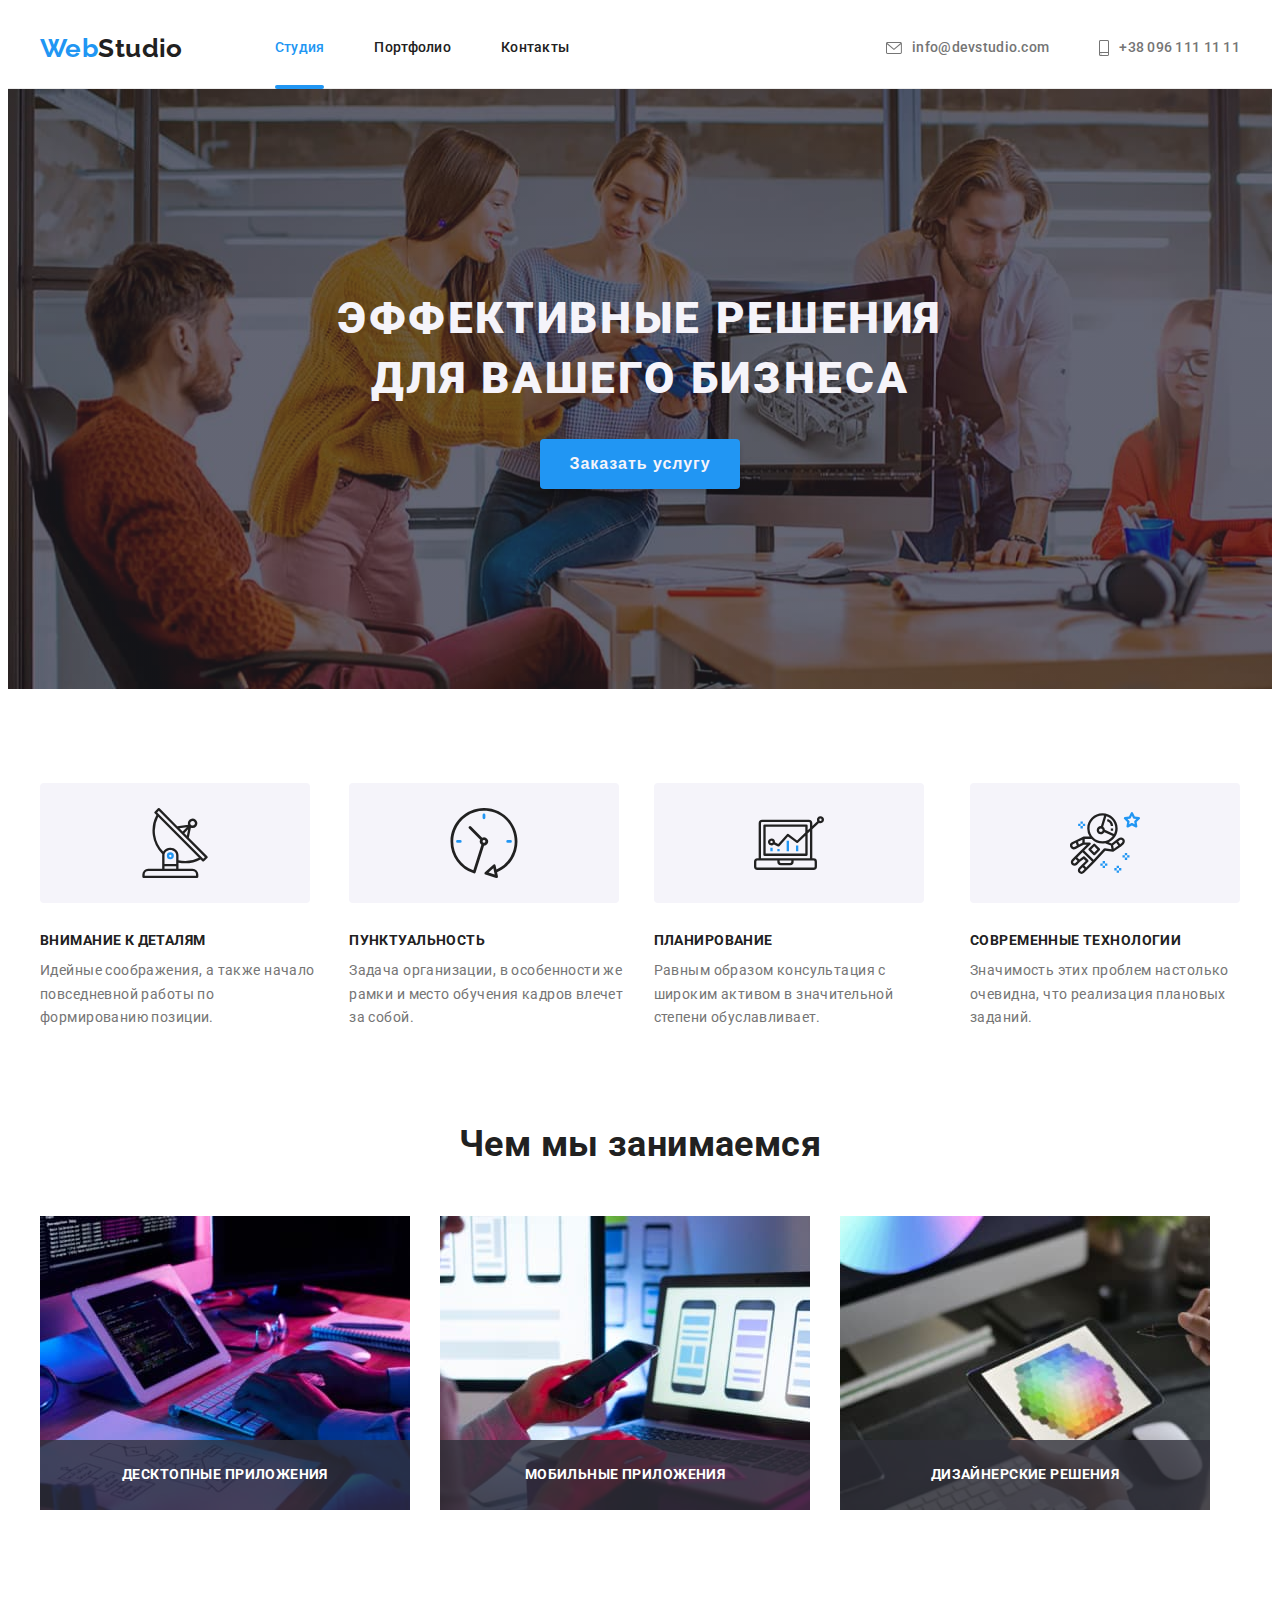
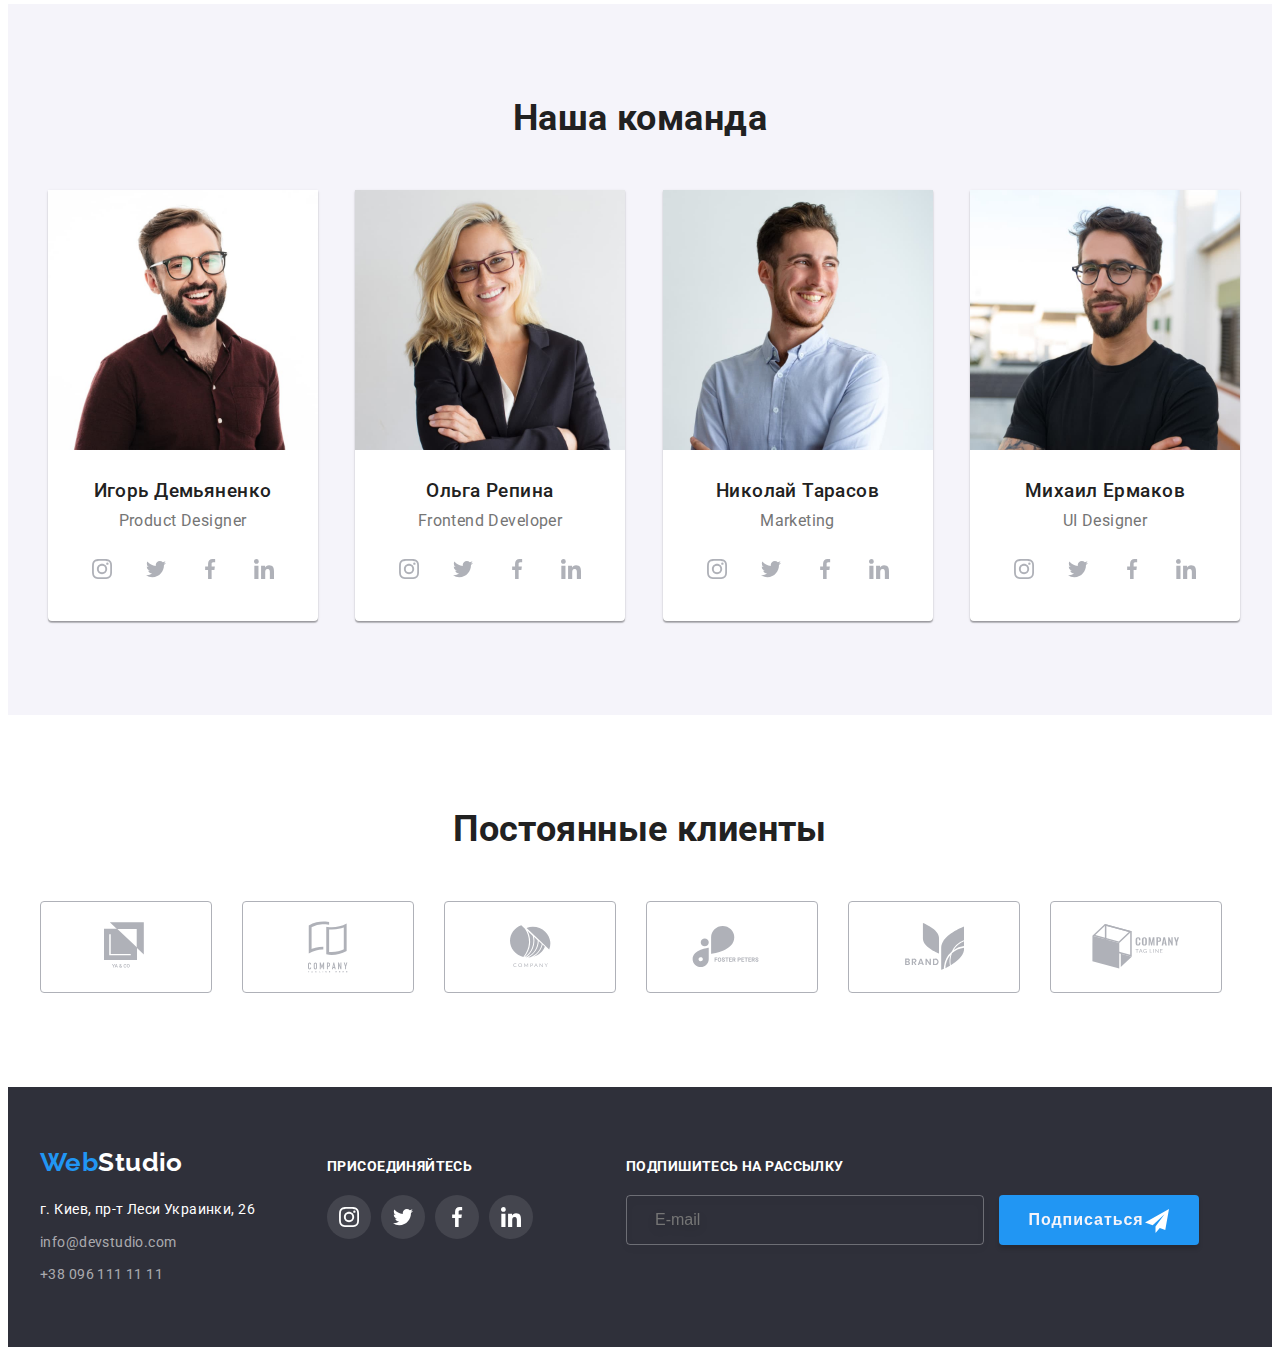
<file: index.html>
<!DOCTYPE html>
<html lang="ru">
<head>
    <meta charset="UTF-8">
    <meta name="viewport" content="width=device-width, initial-scale=1.0">
    <title>WebStudio</title>
    <link rel="stylesheet" href="https://cdnjs.cloudflare.com/ajax/libs/modern-normalize/1.0.0/modern-normalize.min.css"
        integrity="sha512-ISS7cAi1PEhQ8jnbJpJZMd29NlhNj4AWYyLOSp2CE/CsHxTCu+r+t0D2yoJudVrd0/8fTVPUVDzY5Tvli75u/g=="
        crossorigin="anonymous" />
    <link rel="preconnect" href="https://fonts.gstatic.com">
    <link href="https://fonts.googleapis.com/css2?family=Raleway:wght@700&family=Roboto:wght@400;500;700;900&display=swap"
        rel="stylesheet">
    <link rel="stylesheet" href="./css/style.css">    
</head>
<body>
    <!-- Шапка сайта  -->
    <header class="header">
        <div class="container">
            <nav class="main-nav">
                <a class="logo link" href="./index.html"><span class="accent">Web</span>Studio</a>
                <ul class="site-nav list">
                    <li class="item"><a class="current link" href="./index.html">Студия</a></li>
                    <li class="item"><a class="link" href="./portfolio.html">Портфолио</a></li>
                    <li class="item"><a class="link" href="">Контакты</a></li>
                </ul>
            </nav>
            <ul class="site-nav list contacts">
                <li class="item"><a class="link" href="mailto:info@devstudio.com">
                        <svg class="icon" width="16" height="12">
                            <use href="./images/symbol-defs.svg#icon-envelope"></use>
                        </svg> info@devstudio.com</a></li>
                <li class="item"><a class="link" href="tel:+380961111111">
                    <svg class="icon" width="10" height="16">
                        <use href="./images/symbol-defs.svg#icon-smartphone"></use>
                    </svg>+38 096 111 11 11</a></li>                
            </ul>
        </div>
    </header>
        <main>
            <!-- Герой -->
            <section class="hero">
                <div class="container">            
                    <h1 class="hero-title">Эффективные решения для вашего бизнеса</h1>
                    <button class="button" data-modal-open>Заказать услугу</button>
                </div>
            </section>
            <!-- Особенности -->
            <section class="features section">
                <div class="features container">
                    <h2 class="visually-hidden">Наши особенности</h2>
                    <ul class="features list">
                        <li class="features item">
                            <div class="features-icon">
                                <svg class="icon" width="70" height="70">
                                    <use href="./images/symbol-defs.svg#icon-antenna"></use>
                                </svg>
                            </div>
                            <h3 class="features title">Внимание к деталям</h3>
                            <p class="features description">Идейные соображения, а также начало повседневной работы по формированию
                                позиции.</p>
                        </li>
                        <li class="features item">
                            <div class="features-icon">
                                <svg class="icon" width="70" height="70">
                                    <use href="./images/symbol-defs.svg#icon-clock"></use>
                                </svg>
                            </div>
                            <h3 class="features title">Пунктуальность</h3>
                            <p class="features description">Задача организации, в особенности же рамки и место обучения кадров
                                влечет за собой.</p>
                        </li>
                        <li class="features item">
                            <div class="features-icon">
                                <svg class="icon width="70" height="70">
                                    <use href="./images/symbol-defs.svg#icon-diagram"></use>
                                </svg>
                            </div>
                            <h3 class="features title">Планирование</h3>
                            <p class="features description">Равным образом консультация с широким активом в значительной степени
                                обуславливает.
                            </p>
                        </li>
                        <li class="features item">
                            <div class="features-icon">
                                <svg class="icon" width="70" height="70">
                                    <use href="./images/symbol-defs.svg#icon-astronaut"></use>
                                </svg>
                            </div>
                            <h3 class="features title">Современные технологии</h3>
                            <p class="features description">Значимость этих проблем настолько очевидна, что реализация плановых
                                заданий.</p>
                        </li>
                    </ul>
                </div>
            </section>
            <!-- Чем мы занимаемся -->
            <section class="work-section">
                <div class="container">
                    <h2>Чем мы занимаемся</h2>
                    <ul class="work list">
                        <li class="work item">
                            <a class="link" href="">
                                <img src="./images/box1.jpg" alt="Разработка сценариев" width="370" height="294">
                                <div class="overlay">
                                    <p class="work-description">Десктопные приложения</p>
                                </div>
                            </a>
                        </li>
                        <li class="work item">
                            <a href="">
                                <img src="./images/box2.jpg" alt="Адаптивная верстка" width="370" height="294">
                                <div class="overlay">
                                    <p class="work-description">Мобильные приложения</p>
                                </div>
                            </a>
                        </li>
                        <li class="work item">
                            <a href="">
                                <img src="./images/box3.jpg" alt="Цветокоррекция" width="370" height="294">
                                <div class="overlay">
                                    <p class="work-description">Дизайнерские решения</p>
                                </div>
                            </a>
                        </li>
                    </ul>
                </div>
            </section>
            <!-- Наша команда -->
            <section class="team section">
                <div class="container">
                    <h2 class="heading">Наша команда</h2>
                    <ul class="team list">
                        <li class="team-item">
                            <img src="./images/img1.jpg" alt="фото Игоря Демьяненко" width="270" height="260">
                            <h3 class="team-title">Игорь Демьяненко</h3>
                            <p class="team-description">Product Designer</p>
                            <ul class="social list">
                                <li><a class="link" href="">
                                        <svg class="icon">
                                            <use href="./images/symbol-defs.svg#icon-instagram"></use>
                                        </svg>
                                    </a></li>
                                <li><a class="link" href="">
                                        <svg class="icon">
                                            <use href="./images/symbol-defs.svg#icon-twitter"></use>
                                        </svg>
                                    </a></li>
                                <li><a class="link" href="">
                                        <svg class="icon">
                                            <use href="./images/symbol-defs.svg#icon-facebook"></use>
                                        </svg>
                                    </a></li>
                                <li><a class="link" href="">
                                        <svg class="icon">
                                            <use href="./images/symbol-defs.svg#icon-linkedin"></use>
                                        </svg>
                                    </a></li>
                            </ul>
                        </li>
                        <li class="team-item">
                            <img src="./images/img2.jpg" alt="фото Ольги Репиной" width="270" height="260">
                            <h3 class="team-title">Ольга Репина</h3>
                            <p class="team-description">Frontend Developer</p>
                            <ul class="social list">
                                <li><a class="link" href="">
                                        <svg class="icon">
                                            <use href="./images/symbol-defs.svg#icon-instagram"></use>
                                        </svg>
                                    </a></li>
                                <li><a class="link" href="">
                                        <svg class="icon">
                                            <use href="./images/symbol-defs.svg#icon-twitter"></use>
                                        </svg>
                                    </a></li>
                                <li><a class="link" href="">
                                        <svg class="icon">
                                            <use href="./images/symbol-defs.svg#icon-facebook"></use>
                                        </svg>
                                    </a></li>
                                <li><a class="link" href="">
                                        <svg class="icon">
                                            <use href="./images/symbol-defs.svg#icon-linkedin"></use>
                                        </svg>
                                    </a></li>
                            </ul>
                        </li>
                        <li class="team-item">
                            <img src="./images/img3.jpg" alt="фото Николая Тарасова" width="270" height="260">
                            <h3 class="team-title">Николай Тарасов</h3>
                            <p class="team-description">Marketing</p>
                            <ul class="social list">
                                <li><a class="link" href="">
                                        <svg class="icon">
                                            <use href="./images/symbol-defs.svg#icon-instagram"></use>
                                        </svg>
                                    </a></li>
                                <li><a class="link" href="">
                                        <svg class="icon">
                                            <use href="./images/symbol-defs.svg#icon-twitter"></use>
                                        </svg>
                                    </a></li>
                                <li><a class="link" href="">
                                        <svg class="icon">
                                            <use href="./images/symbol-defs.svg#icon-facebook"></use>
                                        </svg>
                                    </a></li>
                                <li><a class="link" href="">
                                        <svg class="icon">
                                            <use href="./images/symbol-defs.svg#icon-linkedin"></use>
                                        </svg>
                                    </a></li>
                            </ul>
                        </li>
                        <li class="team-item">
                            <img src="./images/img4.jpg" alt="фото Михаила Ермакова" width="270" height="260">
                            <h3 class="team-title">Михаил Ермаков</h3>
                            <p class="team-description">UI Designer</p>
                            <ul class="social list">
                                <li><a class="link" href="">
                                        <svg class="icon">
                                            <use href="./images/symbol-defs.svg#icon-instagram"></use>
                                        </svg>
                                    </a></li>
                                <li><a class="link" href="">
                                        <svg class="icon">
                                            <use href="./images/symbol-defs.svg#icon-twitter"></use>
                                        </svg>
                                    </a></li>
                                <li><a class="link" href="">
                                        <svg class="icon">
                                            <use href="./images/symbol-defs.svg#icon-facebook"></use>
                                        </svg>
                                    </a></li>
                                <li><a class="link" href="">
                                        <svg class="icon">
                                            <use href="./images/symbol-defs.svg#icon-linkedin"></use>
                                        </svg>
                                    </a></li>
                            </ul>
                        </li>
                    </ul>
                </div>
            </section>
            <!-- Постоянные клиенты -->
            <section class="section">
                <div class="container">
                    <h2 class="heading">Постоянные клиенты</h2>
                    <ul class="clients list">
                        <li><a class="client link" href="">
                            <svg class="icon" width="44" height="49">
                                <use href="./images/symbol-defs.svg#icon-logo-1"></use>
                            </svg></a>
                        </li>
                        <li><a class="client link" href="">
                            <svg class="icon" width="40" height="52">
                                <use href="./images/symbol-defs.svg#icon-logo-2"></use>
                            </svg></a>
                        </li>
                        <li><a class="client link" href="">
                            <svg class="icon" width="41" height="42.6">
                                <use href="./images/symbol-defs.svg#icon-logo-3"></use>
                            </svg></a>
                        </li>
                        <li><a class="client link" href="">
                            <svg class="icon" width="80" height="42">
                                <use href="./images/symbol-defs.svg#icon-logo-4"></use>
                            </svg></a>
                        </li>
                        <li><a class="client link" href="">
                            <svg class="icon" width="59" height="47">
                                <use href="./images/symbol-defs.svg#icon-logo-5"></use>
                            </svg></a>
                        </li>
                        <li><a class="client link" href="">
                            <svg class="icon" width="88" height="45">
                                <use href="./images/symbol-defs.svg#icon-logo-6"></use>
                            </svg></a>
                        </li>
                    </ul>
                </div>
            </section>
            <!-- Модальное окно -->
            <div class="backdrop is-hidden" data-modal>
            
                <div class="modal">
                    <button class="btn-close" data-modal-close>
                        <svg class="icon" width="11" height="11">
                            <use href="./images/symbol-defs.svg#icon-close"></use>
                        </svg>
                    </button>                  
    
                    <div class="modal-container">        

                        <form action="javascript:void(0);" method="post">
                            <div class="form">
                            <h2 class="form-title">Оставьте свои данные, мы вам перезвоним</h2>
                        
                            <div class="form-data">
                                <label class="form-label">
                                    <span>Имя</span>
                                    <div class="form-input">
                                        <input type="text" name="name" placeholder=" ">
                                        <svg class="icon" width="18" height="18">
                                            <use href="./images/symbol-defs.svg#icon-person"></use>
                                        </svg>
                                    </div>
                                </label>
                                <label for="" class="form-label">
                                    <span>Телефон</span>
                                    <div class="form-input">
                                        <input type="tel" name="tel" placeholder=" ">
                                        <svg class="icon" width="18" height="18">
                                            <use href="./images/symbol-defs.svg#icon-phone"></use>
                                        </svg>
                                    </div>
                                </label>
                                <label class="form-label">
                                    <span>Почта</span>
                                    <div class="form-input">
                                        <input type="email" name="email" placeholder=" ">
                                        <svg class="icon" width="18" height="18">
                                            <use href="./images/symbol-defs.svg#icon-email"></use>
                                        </svg>
                                    </div>
                                </label>
                                <label for="" class="form-label">
                                    <span>Комментарий</span>
                                    <textarea name="comment" cols="30" rows="10" placeholder="Введите текст"></textarea>
                                </label>
                            </div>

                            <div class="form-checkbox">
                                <label >
                                    <div class="checkbox">                                       
                                        <input type="checkbox" name="agreement" class="visually-hidden">
                                        <div class="checkbox-icon"></div>
                                        <span>Соглашаюсь с рассылкой и принимаю <a href="./">Условия договора</a></span>
                                    </div>
                                </label>
                            </div>
                        
                            <button class="button" type="submit">Отправить</button>

                            </div>
                        </form>
            
                    </div>
            
                </div>
            </div>
        </main>
        <!-- Подвал сайта -->
    <footer class="footer indent">
        <div class="container">
            <div>
            <a class="logo link footer" href="./index.html"><span class="accent">Web</span>Studio</a>
                <ul class="footer list contacts">
                    <li>
                        <address>г. Киев, пр-т Леси Украинки, 26</address>
                    </li>
                    <li>
                        <a class="link" href="mailto:info@devstudio.com">info@devstudio.com</a>
                    </li>
                    <li>
                        <a class="link" href="tel:+380961111111">+38 096 111 11 11</a>
                    </li>              
                </ul>
                </div>
                <div class="join">
                    <p class="footer-title">присоединяйтесь</p>
                    <ul class="social list">
                        <li><a class="link" href="">
                                <svg class="icon">
                                    <use href="./images/symbol-defs.svg#icon-instagram"></use>
                                </svg>
                            </a></li>
                        <li><a class="link" href="">
                                <svg class="icon">
                                    <use href="./images/symbol-defs.svg#icon-twitter"></use>
                                </svg>
                            </a></li>
                        <li><a class="link" href="">
                                <svg class="icon">
                                    <use href="./images/symbol-defs.svg#icon-facebook"></use>
                                </svg>
                            </a></li>
                        <li><a class="link" href="">
                                <svg class="icon">
                                    <use href="./images/symbol-defs.svg#icon-linkedin"></use>
                                </svg>
                            </a></li>
                    </ul>
                </div>
                <div class="subscription">
                    <p class="footer-title">Подпишитесь на рассылку</p>
                    <input type="email" name="email" placeholder="E-mail">
                    <button class="button" type="submit">Подписаться</button>
                </div>
            </div>
    </footer> 
    <script src="./app/modal.js"></script>
</body>
</html>
</file>
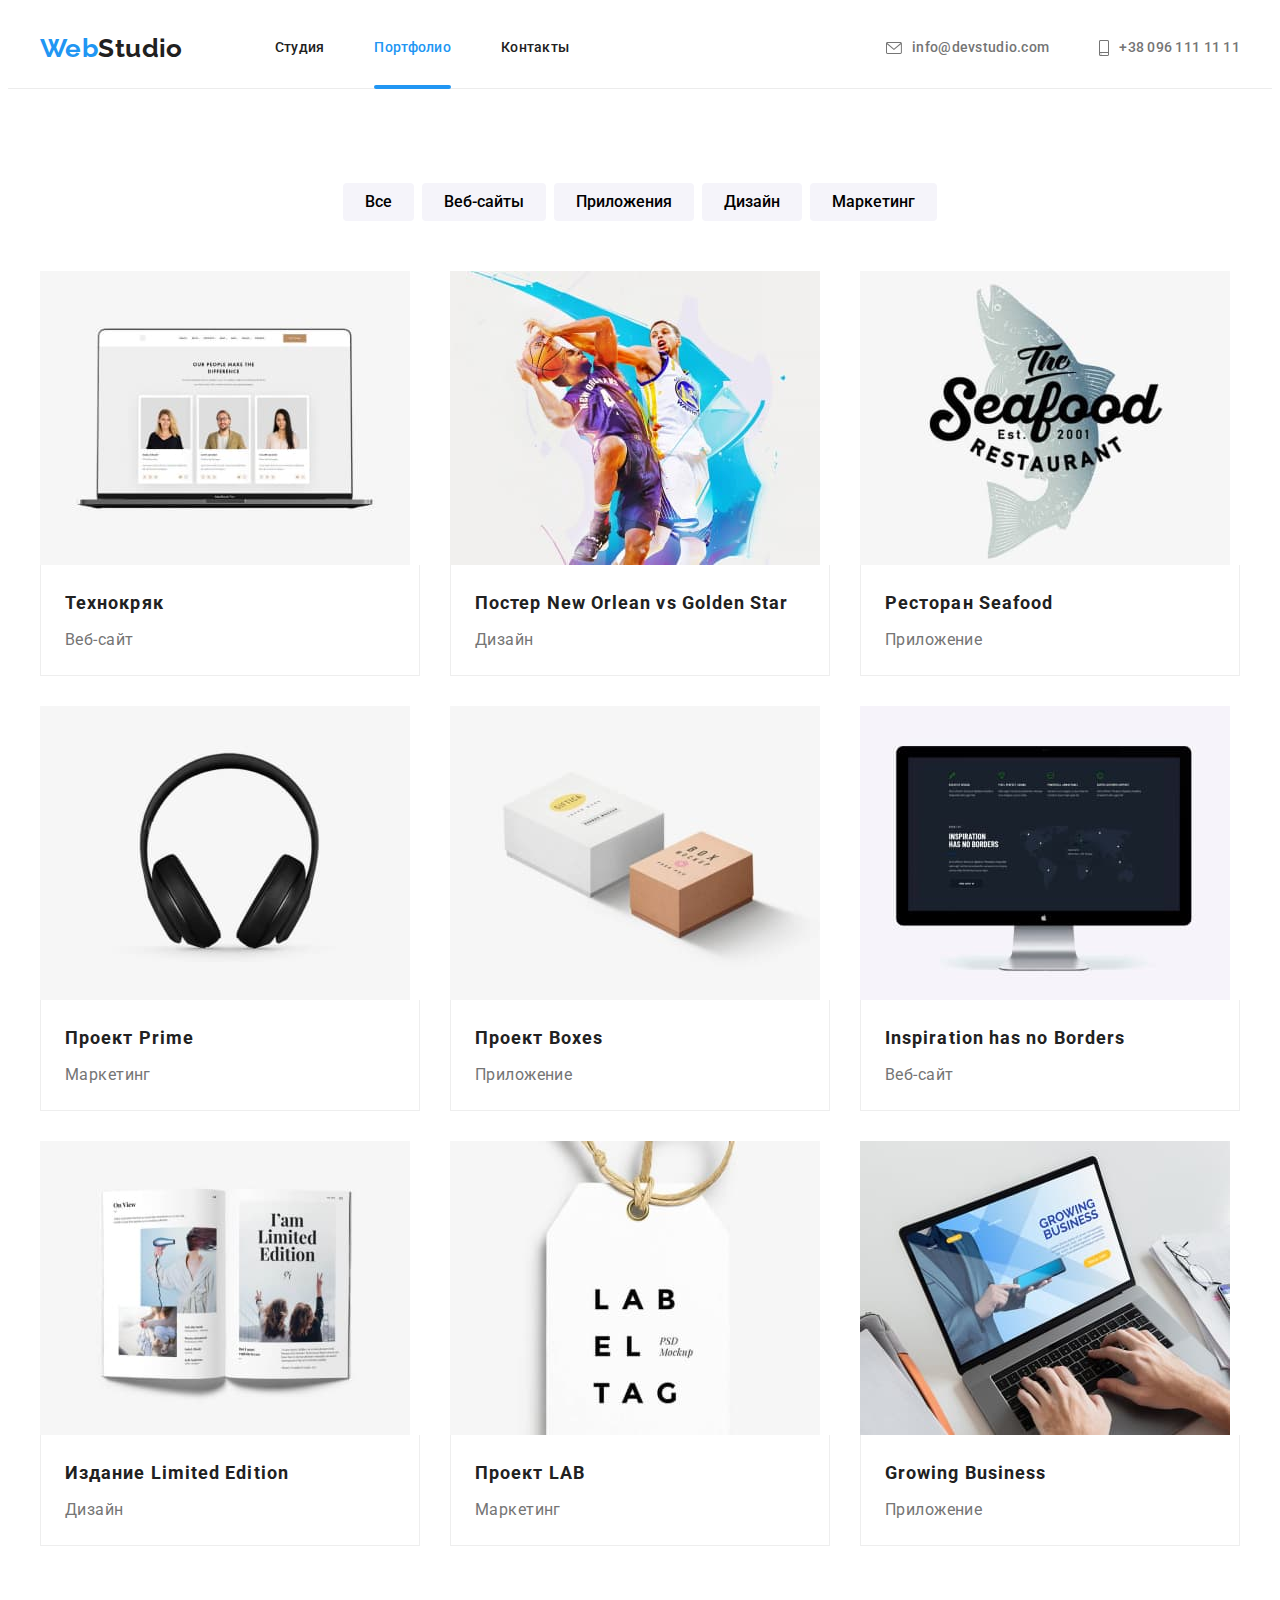
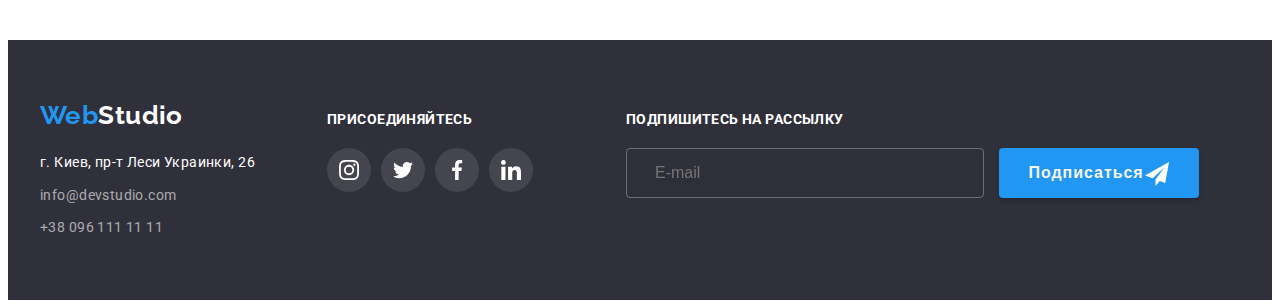
<file: portfolio.html>
<!DOCTYPE html>
<html lang="ru">

<head>
    <meta charset="UTF-8">
    <meta name="viewport" content="width=device-width, initial-scale=1.0">
    <title>WebStudio</title>
    <link rel="stylesheet" href="https://cdnjs.cloudflare.com/ajax/libs/modern-normalize/1.0.0/modern-normalize.min.css"
        integrity="sha512-ISS7cAi1PEhQ8jnbJpJZMd29NlhNj4AWYyLOSp2CE/CsHxTCu+r+t0D2yoJudVrd0/8fTVPUVDzY5Tvli75u/g=="
        crossorigin="anonymous" />
    <link rel="preconnect" href="https://fonts.gstatic.com">
    <link
        href="https://fonts.googleapis.com/css2?family=Raleway:wght@700&family=Roboto:wght@400;500;700;900&display=swap"
        rel="stylesheet">
    <link rel="stylesheet" href="./css/style.css">
  </head>

<body>
    <!-- Шапка сайта  -->
    <header class="header">
        <div class="container">
            <nav class="main-nav">
                <a class="logo link" href="./index.html"><span class="accent">Web</span>Studio</a>
                <ul class="site-nav list">
                    <li class="item"><a class="link" href="./index.html">Студия</a></li>
                    <li class="item"><a class="current link" href="./portfolio.html">Портфолио</a></li>
                    <li class="item"><a class="link" href="">Контакты</a></li>
                </ul>
            </nav>
            <ul class="site-nav list contacts">
                <li class="item"><a class="link" href="mailto:info@devstudio.com">
                        <svg class="icon" width="16" height="12">
                            <use href="./images/symbol-defs.svg#icon-envelope"></use>
                        </svg> info@devstudio.com</a></li>
                <li class="item"><a class="link" href="tel:+380961111111">
                        <svg class="icon" width="10" height="16">
                            <use href="./images/symbol-defs.svg#icon-smartphone"></use>
                        </svg>+38 096 111 11 11</a></li>
            </ul>
        </div>
    </header>
    <main>
        <!-- Портфолио -->
        <section class="portfolio section">
            <div class="container">
                <!-- Фильтры -->
                <ul class="filter list">
                    <li><button class="filter-btn" type="button">Все</button></li>
                    <li><button class="filter-btn" type="button">Веб-сайты</button></li>
                    <li><button class="filter-btn" type="button">Приложения</button></li>
                    <li><button class="filter-btn" type="button">Дизайн</button></li>
                    <li><button class="filter-btn" type="button">Маркетинг</button></li>
                </ul>
            
                <h1 class="visually-hidden">Наши работы</h1>
                <ul class="portfolio list">
                    <li tabindex="0" class="portfolio-item">
                        <div class="thumb">
                            <img src="./images/img(1).jpg" alt="Изображение сайта">
                            <div class="overlay">
                                <p class="overlay-description">Технокряк это современная площадка распространения коронавируса. Компании используют эту платформу для цифрового
                                шпионажа и атак на защищённые сервера конкурентов.</p>
                            </div>
                        </div>
                        <div class="project">
                            <h2 class="title">Технокряк</h2>
                            <p class="descriotion">Веб-сайт</p>
                        </div>
                    </li>
                    <li tabindex="0" class="portfolio-item">
                        <div class="thumb">
                            <img src="./images/img(2).jpg" alt="Постер">
                            <div class="overlay">
                                <p class="overlay-description">Технокряк это современная площадка распространения коронавируса. Компании
                                    используют эту платформу для цифрового
                                    шпионажа и атак на защищённые сервера конкурентов.</p>
                            </div>
                        </div>
                        <div class="project">
                            <h2 class="title">Постер New Orlean vs Golden Star</h2>
                            <p class="descriotion">Дизайн</p>
                        </div>
                    </li>
                    <li tabindex="0" class="portfolio-item">
                        <div class="thumb">
                            <img src="./images/img(3).jpg" alt="Логотип ресторана">
                            <div class="overlay">
                                <p class="overlay-description">Технокряк это современная площадка распространения коронавируса. Компании
                                    используют эту платформу для цифрового
                                    шпионажа и атак на защищённые сервера конкурентов.</p>
                            </div>
                        </div>                       
                        <div class="project">
                            <h2 class="title">Ресторан Seafood</h2>
                            <p class="descriotion">Приложение</p>
                        </div>
                    </li>
                    <li tabindex="0" class="portfolio-item">
                        <div class="thumb">
                            <img src="./images/img(4).jpg" alt="Наушники">
                            <div class="overlay">
                                <p class="overlay-description">Технокряк это современная площадка распространения коронавируса. Компании
                                    используют эту платформу для цифрового
                                    шпионажа и атак на защищённые сервера конкурентов.</p>
                            </div>
                        </div>                        
                        <div class="project">
                            <h2 class="title">Проект Prime</h2>
                            <p class="descriotion">Маркетинг</p>
                        </div>
                    </li>
                    <li tabindex="0" class="portfolio-item">
                        <div class="thumb">
                            <img src="./images/img(5).jpg" alt="Коробки">
                            <div class="overlay">
                                <p class="overlay-description">Технокряк это современная площадка распространения коронавируса. Компании
                                    используют эту платформу для цифрового
                                    шпионажа и атак на защищённые сервера конкурентов.</p>
                            </div>
                        </div>                        
                        <div class="project">
                            <h2 class="title">Проект Boxes</h2>
                            <p class="descriotion">Приложение</p>
                        </div>
                    </li>
                    <li tabindex="0" class="portfolio-item">
                        <div class="thumb">
                            <img src="./images/img(6).jpg" alt="Монитор">
                            <div class="overlay">
                                <p class="overlay-description">Технокряк это современная площадка распространения коронавируса. Компании
                                    используют эту платформу для цифрового
                                    шпионажа и атак на защищённые сервера конкурентов.</p>
                            </div>
                        </div>                        
                        <div class="project">
                            <h2 class="title">Inspiration has no Borders</h2>
                            <p class="descriotion">Веб-сайт</p>
                        </div>
                    </li>
                    <li tabindex="0" class="portfolio-item">
                        <div class="thumb">
                            <img src="./images/img(7).jpg" alt="Журнал">
                            <div class="overlay">
                                <p class="overlay-description">Технокряк это современная площадка распространения коронавируса. Компании
                                    используют эту платформу для цифрового
                                    шпионажа и атак на защищённые сервера конкурентов.</p>
                            </div>
                        </div>                        
                        <div class="project">
                            <h2 class="title">Издание Limited Edition</h2>
                            <p class="descriotion">Дизайн</p>
                        </div>                       
                    </li>
                    <li tabindex="0" class="portfolio-item">
                        <div class="thumb">
                            <img src="./images/img(8).jpg" alt="Бирка">
                            <div class="overlay">
                                <p class="overlay-description">Технокряк это современная площадка распространения коронавируса. Компании
                                    используют эту платформу для цифрового
                                    шпионажа и атак на защищённые сервера конкурентов.</p>
                            </div>
                        </div>
                        <div class="project">
                            <h2 class="title">Проект LAB</h2>
                            <p class="descriotion">Маркетинг</p>
                        </div>                       
                    </li>
                    <li tabindex="0" class="portfolio-item">
                        <div class="thumb">
                            <img src="./images/img(9).jpg" alt="Ноутбук">
                            <div class="overlay">
                                <p class="overlay-description">Технокряк это современная площадка распространения коронавируса. Компании
                                    используют эту платформу для цифрового
                                    шпионажа и атак на защищённые сервера конкурентов.</p>
                            </div>
                        </div>
                        <div class="project">
                            <h2 class="title">Growing Business</h2>
                            <p class="descriotion">Приложение</p>
                        </div>                       
                    </li>
                </ul>
            </div>
        </section>

    </main>
    <!-- Подвал сайта -->
    <footer class="footer indent">
        <div class="container">
            <div>
                <a class="logo link footer" href="./index.html"><span class="accent">Web</span>Studio</a>
                <ul class="footer list contacts">
                    <li>
                        <address>г. Киев, пр-т Леси Украинки, 26</address>
                    </li>
                    <li>
                        <a class="link" href="mailto:info@devstudio.com">info@devstudio.com</a>
                    </li>
                    <li>
                        <a class="link" href="tel:+380961111111">+38 096 111 11 11</a>
                    </li>
                </ul>
            </div>
            <div class="join">
                <p class="footer-title">присоединяйтесь</p>
                <ul class="social list">
                    <li><a class="link" href="">
                            <svg class="icon">
                                <use href="./images/symbol-defs.svg#icon-instagram"></use>
                            </svg>
                        </a></li>
                    <li><a class="link" href="">
                            <svg class="icon">
                                <use href="./images/symbol-defs.svg#icon-twitter"></use>
                            </svg>
                        </a></li>
                    <li><a class="link" href="">
                            <svg class="icon">
                                <use href="./images/symbol-defs.svg#icon-facebook"></use>
                            </svg>
                        </a></li>
                    <li><a class="link" href="">
                            <svg class="icon">
                                <use href="./images/symbol-defs.svg#icon-linkedin"></use>
                            </svg>
                        </a></li>
                </ul>
            </div>
            <div class="subscription">
                <p class="footer-title">Подпишитесь на рассылку</p>
                <input type="email" name="email" placeholder="E-mail">
                <button class="button" type="submit">Подписаться</button>
            </div>
        </div>
    </footer>
</body>

</html>
</file>
<file: css/style.css>
:root {
  --primary-text-color: #757575;
  --title-text-color: #212121;
  --accent-color: #2196f3;
  --primary-bg-color: #ffffff;
  --secondary-bg-color: #f5f4fa;
  --accent-bg-color: #2f303a;
  --primary-font-family: 'Roboto', sans-serif;
  --logo-font-family: 'Raleway', sans-serif;
  --animation-timing-function: cubic-bezier(0.4, 0, 0.2, 1);
  --animation-time: 250ms;
}

body {
  color: var(--primary-text-color);
  background-color: var(--primary-bg-color);
  font-family: var(--primary-font-family);
  font-weight: 400;
  font-size: 14px;
  letter-spacing: 0.03em;
}

h1 {
  margin: 0px;

  font-weight: 900;
  font-size: 44px;
  line-height: 1.36;
  text-align: center;
  letter-spacing: 0.06em;
  text-transform: uppercase;

  color: var(--secondary-bg-color);
}

h2 {
  margin: 0px;

  font-weight: 700;
  font-size: 36px;
  line-height: 1.16;
  text-align: center;

  color: var(--title-text-color);
}

h3 {
  margin: 0px;
}

p {
  margin: 0px;
}

img {
  display: block;
  max-width: 100%;
  height: auto;
}

.link {
  color: inherit;
  text-decoration: none;
  cursor: pointer;
}

.list {
  list-style: none;
  padding: 0px;
  margin: 0px;
}

.visually-hidden {
  position: absolute;
  clip: rect(0 0 0 0);
  width: 1px;
  height: 1px;
  margin: -1px;
}

.container {
  margin-left: auto;
  margin-right: auto;
  width: 1200px;
  padding-left: 15px;
  padding-right: 15px;
}

.icon {
  display: inline-flex;
  margin: auto;
  fill: currentColor;
}

.section {
  padding-top: 94px;
  padding-bottom: 94px;
}

/* logo */

.logo {
  margin-right: 92px;

  font-family: var(--logo-font-family);
  font-weight: 700;
  font-size: 26px;
  line-height: 1.19;

  color: var(--title-text-color);
}

.accent {
  color: var(--accent-color);
}

/* site-nav */
.header {
  border-bottom: 1px solid #ececec;
}

.header .container {
  display: flex;
  align-items: center;
}

.main-nav {
  display: flex;
  align-items: center;
}

.site-nav {
  display: flex;
}

.site-nav .item:not(:last-child) {
  margin-right: 50px;
}

.site-nav .link {
  position: relative;

  padding-top: 32px;
  padding-bottom: 32px;
  display: inline-flex;

  color: var(--title-text-color);

  font-weight: 500;
  font-size: 14px;
  line-height: 1.14;
  letter-spacing: 0.02em;

  transition-property: color;
  transition-duration: var(--animation-time);
  transition-timing-function: var(--animation-timing-function);
}

.site-nav .link:hover,
.site-nav .link:focus {
  color: var(--accent-color);
}

.current.link {
  color: var(--accent-color);
}

.current::after {
  content: ' ';

  position: absolute;
  z-index: 1;
  left: 0;
  bottom: -1px;

  display: block;
  width: 100%;
  height: 4px;
  background-color: var(--accent-color);
  border-radius: 2px;
}

.contacts .link {
  color: inherit;
}

.contacts .icon {
  margin-right: 10px;
}

.site-nav.contacts {
  display: flex;
  margin-left: auto;
}

/* hero */

.hero {
  max-width: 1600px;
  background-image: linear-gradient(
      rgba(47, 48, 58, 0.4),
      rgba(47, 48, 58, 0.4)
    ),
    url('../images/hero.jpg');
  background-color: #c4c4c4;

  padding-top: 200px;
  padding-bottom: 200px;
  margin-left: auto;
  margin-right: auto;
}

.hero-title {
  margin-left: auto;
  margin-right: auto;
  display: block;
  max-width: 696px;
}

.hero .button {
  display: block;
  margin-top: 30px;
  margin-left: auto;
  margin-right: auto;
}

/* button */

.button {
  width: 200px;
  height: 50px;

  font-weight: 700;
  font-size: 16px;
  line-height: 1.87;
  text-align: center;
  align-items: center;
  letter-spacing: 0.06em;
  color: var(--secondary-bg-color);

  background: var(--accent-color);
  box-shadow: 0px 4px 4px rgba(0, 0, 0, 0.15);
  border-radius: 4px;
  border-color: transparent;

  cursor: pointer;
}

/* features */

.features {
  line-height: 1.71;
}

.features.list {
  display: flex;
  align-items: center;
}

.features.item:not(:last-child) {
  margin-right: 30px;
}

.features-icon {
  display: flex;
  width: 270px;
  height: 120px;
  background-color: var(--secondary-bg-color);
  border-radius: 4px;
  margin-bottom: 30px;
}

.features-icon .icon {
  margin: auto;
}

.features .title {
  margin-bottom: 10px;
  font-size: inherit;
  font-weight: 700;
  line-height: 1.14;
  text-transform: uppercase;
  color: var(--title-text-color);
}

.features .description {
  margin-top: 0px;
}

/* work */

.work-section {
  padding-bottom: 94px;
}

.work.list {
  margin-top: 50px;
  display: flex;
}

.work.item {
  position: relative;
  margin-left: auto;
  margin-right: 30px;
}

.overlay {
  position: absolute;
  display: block;
  left: 0;
  bottom: 0;
  width: 100%;
}

.work .overlay {
  display: inline-flex;
  height: 70px;
  background: rgba(47, 48, 58, 0.8);
  align-items: center;
}

.work-description {
  display: block;
  font-weight: 700;
  font-size: 14px;
  line-height: 1.14;
  text-align: center;
  text-transform: uppercase;
  color: var(--primary-bg-color);
  margin: auto;
}

/* team */

.team {
  background-color: var(--secondary-bg-color);
  font-size: 16px;
  line-height: 1.18;
  text-align: center;
}

.heading {
  margin-bottom: 50px;
}

.team.list {
  display: flex;
}

.team-item {
  margin-left: auto;
  background-color: var(--primary-bg-color);
  box-shadow: 0px 1px 3px rgba(0, 0, 0, 0.12), 0px 1px 1px rgba(0, 0, 0, 0.14),
    0px 2px 1px rgba(0, 0, 0, 0.2);
  border-radius: 0px 0px 4px 4px;
}

.team-item:not(:last-child) {
  margin-left: auto;
  margin-right: 30px;
}

.team-title {
  margin-top: 30px;
  background-color: transparent;
  font-weight: 500;
  color: var(--title-text-color);
}

.team-description {
  margin: 10px auto 16px;
}

.social {
  margin-bottom: 30px;
  display: flex;
  justify-content: center;
}

.social .link {
  display: inline-flex;
  width: 44px;
  height: 44px;
  border-radius: 50%;
  color: #afb1b8;

  transition-property: color background-color;
  transition-duration: var(--animation-time);
  transition-timing-function: var(--animation-timing-function);
}

.social .link:hover,
.social .link:focus {
  background-color: var(--accent-color);
  color: var(--primary-bg-color);
}

.social > li:not(:last-child) {
  margin-right: 10px;
}

.social .icon {
  height: 20px;
  width: 20px;
}

/* clients */

.clients {
  display: flex;
}

.client {
  display: inline-flex;
  width: 170px;
  height: 90px;
  color: #afb1b8;
  border: 1px solid #afb1b8;
  border-radius: 4px;

  transition-property: border color;
  transition-duration: var(--animation-time);
  transition-timing-function: var(--animation-timing-function);
}

.clients > li:not(:last-child) {
  margin-right: 30px;
}

.client:hover,
.client:focus {
  border: 1px solid var(--accent-color);
  color: var(--accent-color);
}

/* footer */

.footer {
  background-color: var(--accent-bg-color);
  color: var(--primary-bg-color);
}

.footer.indent {
  padding-top: 60px;
  padding-bottom: 60px;
}

.footer .container {
  display: flex;
}

.logo.footer {
  display: block;
}

.footer.contacts {
  margin-top: 20px;
  margin-right: 72px;
  line-height: 1.71;
  color: rgba(255, 255, 255, 0.6);
}

.footer.contacts > li:not(:last-child) {
  margin-bottom: 9px;
}

address {
  font-style: inherit;
  color: var(--primary-bg-color);
}

.join {
  margin-top: 12px;
  margin-right: 93px;
}

.footer-title {
  margin-bottom: 20px;
  font-weight: 700;
  font-size: 14px;
  line-height: 1.14;
  text-transform: uppercase;
}

.join .link {
  background: rgba(255, 255, 255, 0.1);
}

.join .icon {
  color: var(--primary-bg-color);
}

.subscription {
  margin-top: 12px;
}

.subscription input {
  margin-right: 12px;
  padding-left: 16px;

  width: 358px;
  height: 50px;
  background-color: transparent;

  font-size: 16px;
  line-height: 1.25;
  color: rgba(255, 255, 255, 0.6);
  border: 1px solid rgba(255, 255, 255, 0.3);
  box-sizing: border-box;
  filter: drop-shadow(0px 4px 4px rgba(0, 0, 0, 0.15));
  border-radius: 4px;
}

.subscription .button {
  position: relative;
  text-align: start;
  padding-left: 27px;
}

.subscription .button::after {
  position: absolute;
  top: 0;
  right: 28px;
  transform: translateY(50%);
  display: block;
  content: ' ';
  width: 24px;
  height: 24px;
  background-image: url(../images/send.svg);
  background-size: contain;
}

.subscription input::placeholder {
  padding-left: 12px;
}

/* portfolio */

/* filters */

.filter.list {
  display: flex;
  justify-content: center;
}

.filter.list > li:not(:last-child) {
  margin-right: 8px;
}

.filter-btn {
  padding: 6px 22px;
  margin-left: auto;
  font-family: Roboto;
  font-weight: 500;
  font-size: 16px;
  line-height: 1.62;
  text-align: center;

  color: var(-title-text-color);

  background-color: var(--secondary-bg-color);
  border-radius: 4px;

  border: none;

  cursor: pointer;

  transition-property: color background-color;
  transition-duration: var(--animation-time);
  transition-timing-function: var(--animation-timing-function);
}

.filter-btn:hover,
.filter-btn:focus {
  color: var(--primary-bg-color);
  background-color: var(--accent-color);
  box-shadow: 0px 3px 1px rgba(0, 0, 0, 0.1), 0px 1px 2px rgba(0, 0, 0, 0.08),
    0px 2px 2px rgba(0, 0, 0, 0.12);
}

.portfolio.list {
  margin-top: 50px;
  display: flex;
  flex-wrap: wrap;
}

.portfolio-item {
  display: block;
  width: calc((100% - 60px) / 3);
  /* outline: 1px solid #eeeeee; */
  background-color: var(--primary-bg-color);
  margin-right: 30px;
  margin-bottom: 30px;
  margin-top: auto;
  margin-left: auto;
  transition-property: box-shadow;
  transition-duration: var(--animation-time);
  transition-timing-function: var(--animation-timing-function);
}

.portfolio-item:nth-child(3n) {
  margin-right: 0px;
}

.portfolio-item:nth-last-child(-n + 3) {
  margin-bottom: 0px;
}

.thumb {
  position: relative;
  overflow: hidden;
}

.portfolio .overlay {
  display: inline-flex;
  height: 294px;
  vertical-align: center;
  background-color: rgba(33, 150, 243, 0.9);
  transform: translateY(100%);
  transition-property: transform;
  transition-duration: var(--animation-time);
  transition-timing-function: var(--animation-timing-function);
}

.overlay-description {
  display: block;
  margin: auto;
  width: 322px;
  height: 168px;

  font-size: 18px;
  line-height: 1.56;
  color: var(--primary-bg-color);
}

.portfolio-item:hover,
.portfolio-item:focus {
  box-shadow: 0px 1px 1px rgba(0, 0, 0, 0.12), 0px 4px 4px rgba(0, 0, 0, 0.06),
    1px 4px 6px rgba(0, 0, 0, 0.16);
}

.portfolio-item:hover .overlay,
.portfolio-item:focus .overlay {
  transform: translateY(0);
}

.project {
  border-bottom: 1px solid #eeeeee;
  border-left: 1px solid #eeeeee;
  border-right: 1px solid #eeeeee;
  padding: 20px 24px;
}

.portfolio .title {
  text-align: left;
  font-weight: 700;
  font-size: 18px;
  line-height: 2;
  letter-spacing: 0.06em;
  color: var(--title-text-color);
}

.portfolio .descriotion {
  margin-top: 4px;
  margin-bottom: 0px;
  font-size: 16px;
  line-height: 1.87;
}

/*Modal window*/

.backdrop {
  position: fixed;
  top: 0;
  left: 0;
  width: 100%;
  height: 100%;
  background-color: rgba(0, 0, 0, 0.2);

  opacity: 1;

  transition: opacity var(--animation-time) var(--animation-timing-function);
}

.backdrop.is-hidden {
  opacity: 0;
  pointer-events: none;
}

.backdrop.is-hidden .modal {
  transform: translate(-50%, -50%) scale(1.1);
}

.modal {
  position: absolute;
  top: 50%;
  left: 50%;

  width: 528px;
  height: 581px;

  background-color: var(--primary-bg-color);
  box-shadow: 0px 1px 3px rgba(0, 0, 0, 0.12), 0px 1px 1px rgba(0, 0, 0, 0.14),
    0px 2px 1px rgba(0, 0, 0, 0.2);
  border-radius: 4px;

  transform: translate(-50%, -50%) scale(1);

  transition-property: transform;
  transition-duration: var(--animation-time);
  transition-timing-function: var(--animation-timing-function);
}

.modal-container {
  padding: 40px;
}

.btn-close {
  position: absolute;
  top: 8px;
  right: 8px;
  width: 30px;
  height: 30px;
  cursor: pointer;

  border: 1px solid rgba(0, 0, 0, 0.1);
  box-sizing: border-box;
  border-radius: 50%;
  background-color: transparent;
  align-items: center;

  transition-property: border-color;
  transition-duration: var(--animation-time);
  transition-timing-function: var(--animation-timing-function);
}

.btn-close:hover {
  border-color: var(--accent-color);
  color: var(--accent-color);
}

/*Form*/

.form {
  display: flex;
  flex-direction: column;
  align-items: center;
}

.form-title {
  margin-bottom: 12px;

  font-size: 20px;
  line-height: 1.15;
}

.form-data {
  margin-bottom: 20px;
}

.form-label {
  display: block;

  margin-bottom: 10px;

  font-size: 12px;
  line-height: 1.16;
  letter-spacing: 0.01em;
  color: var(--primary-text-color);
}

label > span {
  display: block;
  margin-bottom: 4px;
}

.form-input {
  position: relative;
}

.form-data input,
.form-data textarea {
  width: 448px;
  height: 40px;
  padding-left: 42px;
  border: 1px solid rgba(33, 33, 33, 0.2);
  box-sizing: border-box;
  border-radius: 4px;

  transition-property: border-color;
  transition-duration: var(--animation-time);
  transition-timing-function: var(--animation-timing-function);
}

input:focus,
input:hover,
textarea:focus,
textarea:hover {
  outline: none;
  border-color: var(--accent-color);
}

.form-data input:focus + .icon,
.form-data input:hover + .icon {
  color: var(--accent-color);
}

.form-input .icon {
  position: absolute;
  top: 0;
  left: 12px;
  transform: translateY(50%);
  color: var(--title-text-color);

  transition-property: color;
  transition-duration: var(--animation-time);
  transition-timing-function: var(--animation-timing-function);
}

textarea[name='comment'] {
  height: 120px;
  padding: 12px 16px;
  resize: none;
}

.form-checkbox {
  margin-bottom: 30px;
  margin-right: auto;
  margin-left: auto;
}

.checkbox {
  display: flex;
  align-items: center;
}

.checkbox-icon {
  margin-right: 7px;
  width: 16px;
  height: 15px;
  background-image: url(../images/checkbox.svg);
  background-size: contain;
  background-origin: border-box;
  background-repeat: no-repeat;

  transition-property: background-image;
  transition-duration: var(--animation-time);
  transition-timing-function: var(--animation-timing-function);
}

input[name='agreement']:checked + .checkbox-icon {
  background-image: url(../images/check.svg);
}
</file>
